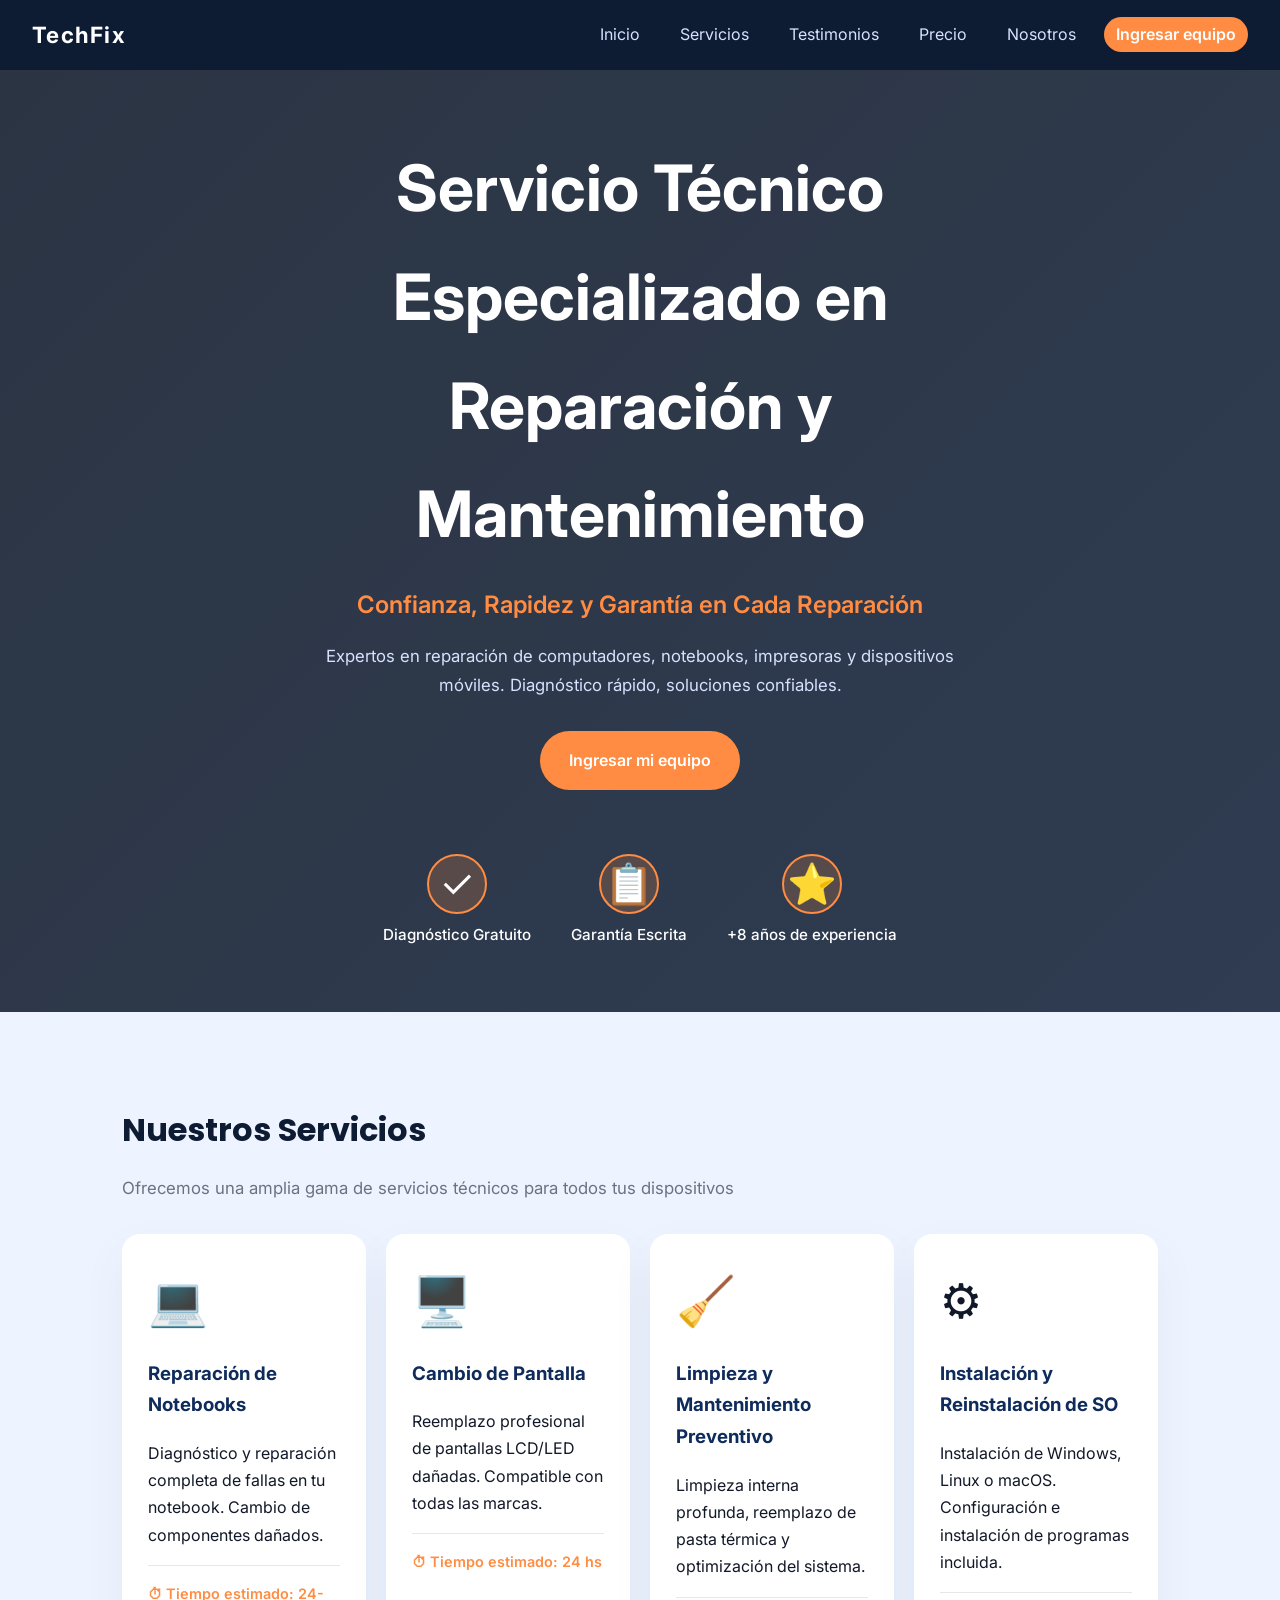
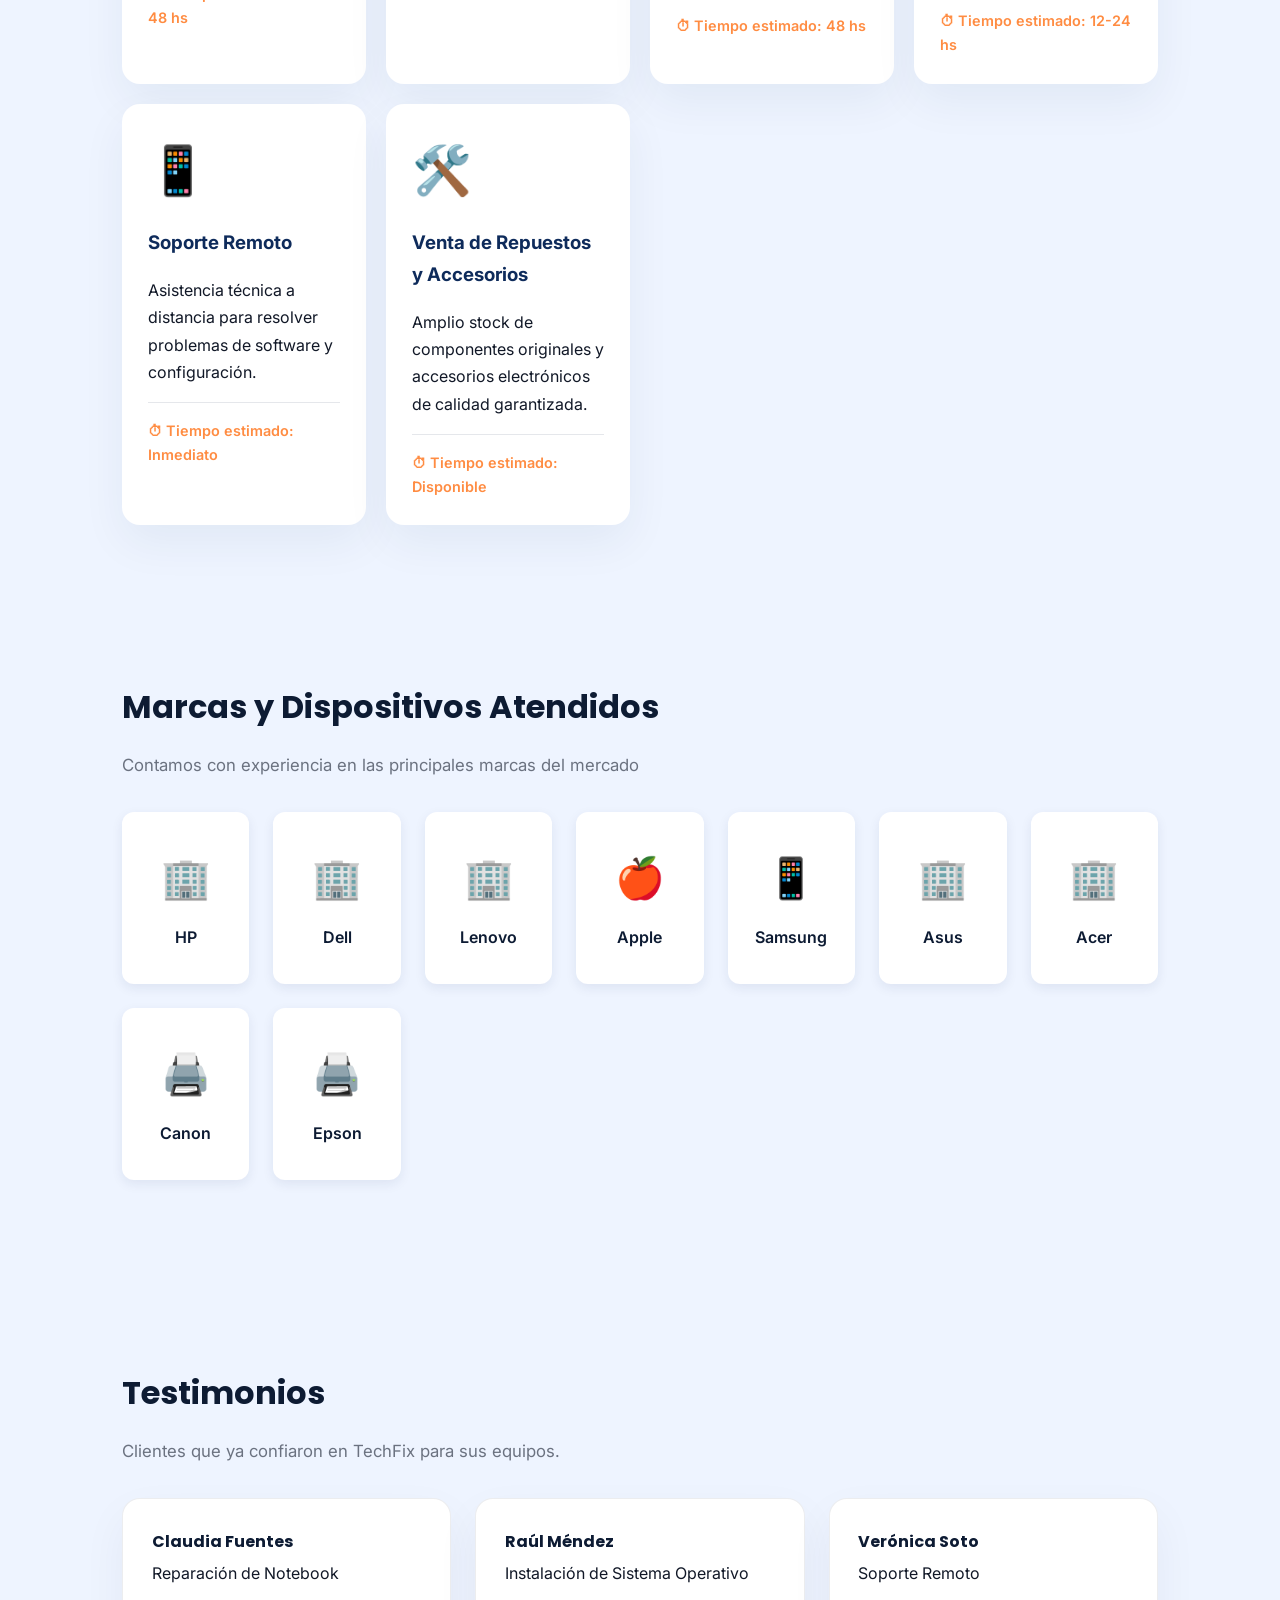
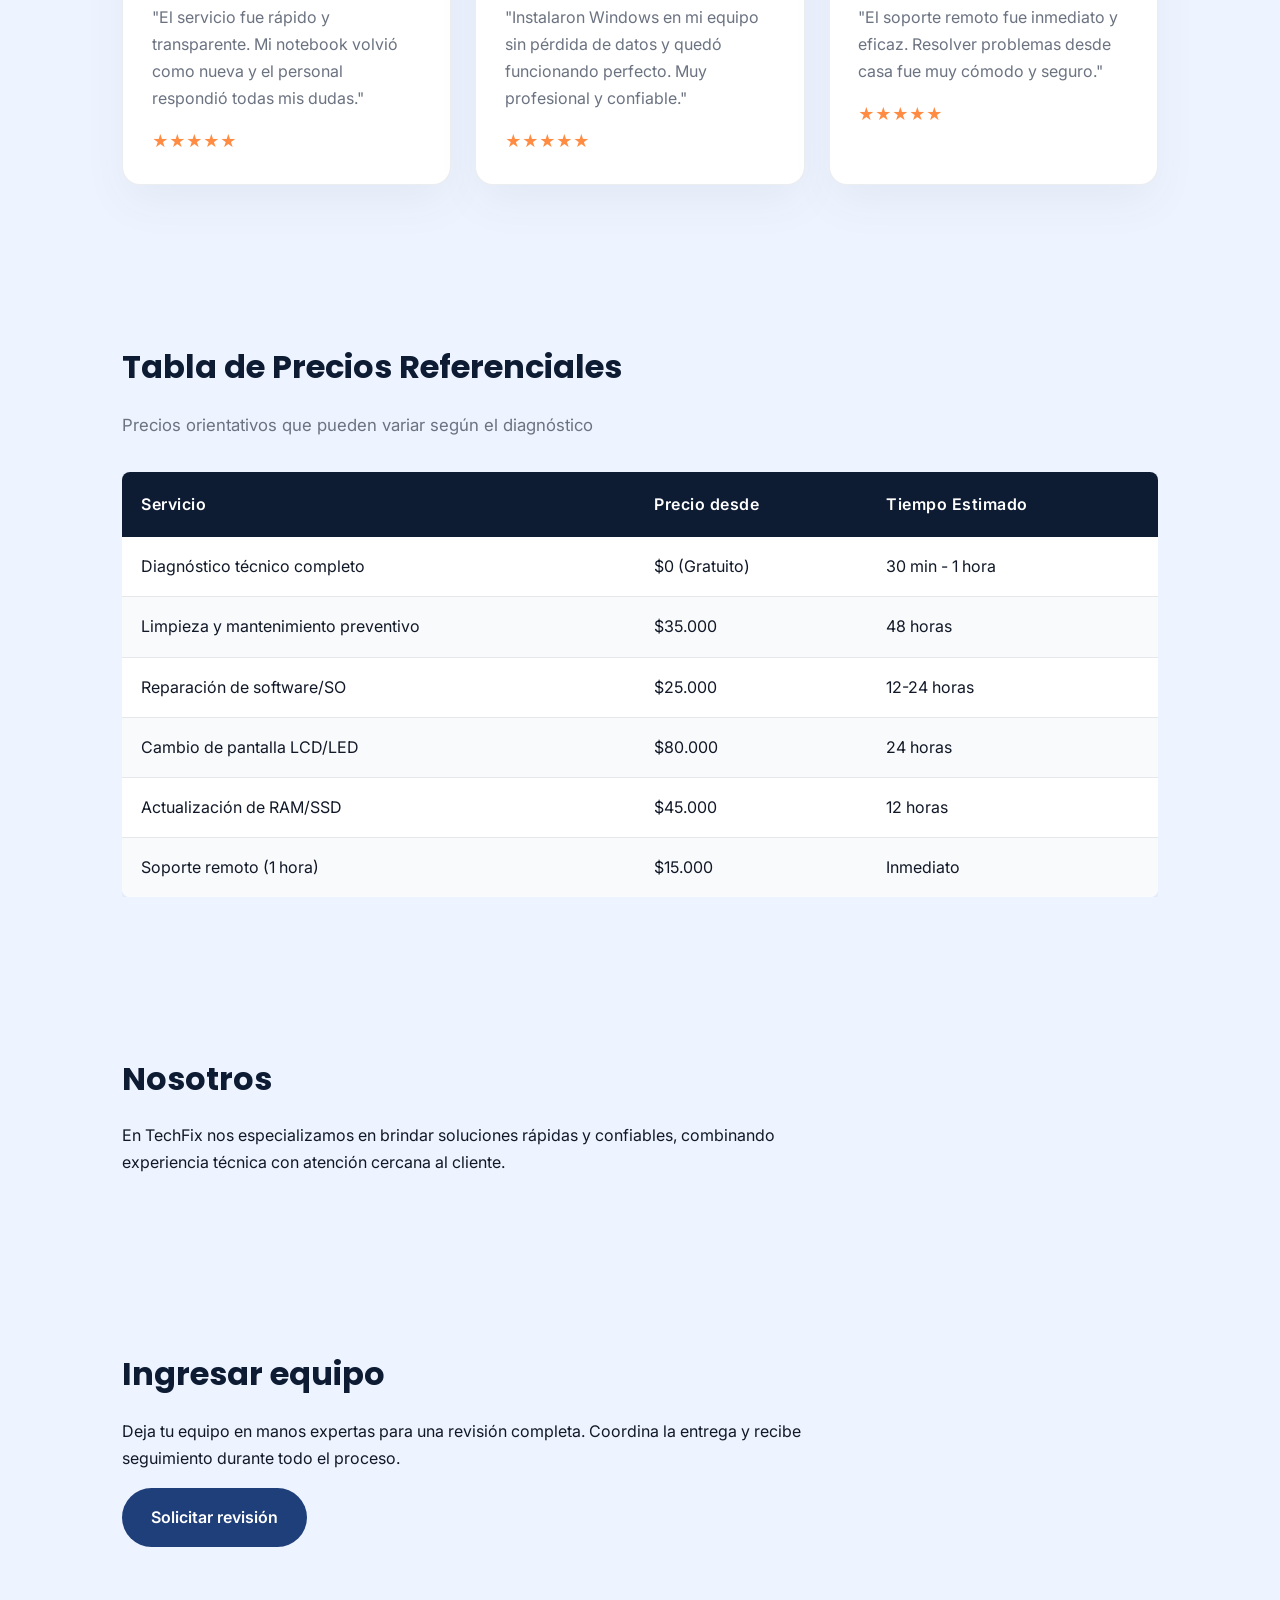
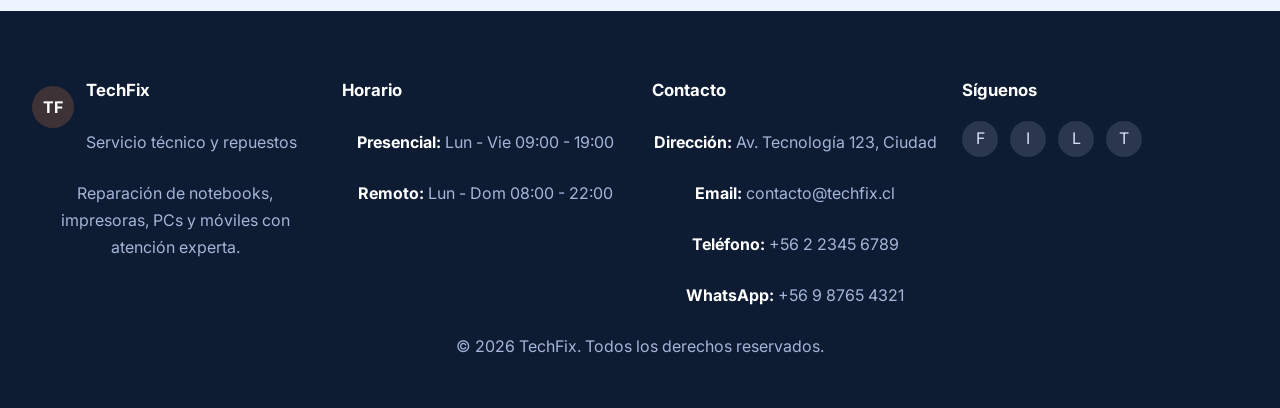
<file: index.html>
﻿<!DOCTYPE html>
<html lang="es">
<head>
  <meta charset="UTF-8">
  <meta name="viewport" content="width=device-width, initial-scale=1.0">
  <title>TechFix - Servicio técnico y repuestos</title>
  <link rel="stylesheet" href="style.css">
</head>
<body>
  <header class="site-header">
    <div class="logo">TechFix</div>
    <nav class="main-nav">
      <ul>
        <li><a href="#inicio">Inicio</a></li>
        <li><a href="#servicios">Servicios</a></li>
        <li><a href="#testimonios">Testimonios</a></li>
        <li><a href="#precio">Precio</a></li>
        <li><a href="#nosotros">Nosotros</a></li>
        <li><a href="#ingresar-equipo" class="cta">Ingresar equipo</a></li>
      </ul>
    </nav>
  </header>

  <main>
    <section id="inicio" class="hero">
      <div class="hero-overlay"></div>
      <div class="hero-content">
        <h1>Servicio Técnico Especializado en Reparación y Mantenimiento</h1>
        <p class="hero-slogan">Confianza, Rapidez y Garantía en Cada Reparación</p>
        <p class="hero-description">Expertos en reparación de computadores, notebooks, impresoras y dispositivos móviles. Diagnóstico rápido, soluciones confiables.</p>
        <a href="ingreso.html" class="button primary-btn">Ingresar mi equipo</a>
      </div>
      <div class="trust-indicators">
        <div class="indicator">
          <div class="indicator-icon">✓</div>
          <p>Diagnóstico Gratuito</p>
        </div>
        <div class="indicator">
          <div class="indicator-icon">📋</div>
          <p>Garantía Escrita</p>
        </div>
        <div class="indicator">
          <div class="indicator-icon">⭐</div>
          <p>+8 años de experiencia</p>
        </div>
      </div>
    </section>

    <section id="servicios" class="section servicios">
      <h2>Nuestros Servicios</h2>
      <p class="section-description">Ofrecemos una amplia gama de servicios técnicos para todos tus dispositivos</p>
      <div class="cards">
        <article class="card service-card">
          <div class="card-icon">💻</div>
          <h3>Reparación de Notebooks</h3>
          <p>Diagnóstico y reparación completa de fallas en tu notebook. Cambio de componentes dañados.</p>
          <span class="card-time">⏱ Tiempo estimado: 24-48 hs</span>
        </article>
        <article class="card service-card">
          <div class="card-icon">🖥️</div>
          <h3>Cambio de Pantalla</h3>
          <p>Reemplazo profesional de pantallas LCD/LED dañadas. Compatible con todas las marcas.</p>
          <span class="card-time">⏱ Tiempo estimado: 24 hs</span>
        </article>
        <article class="card service-card">
          <div class="card-icon">🧹</div>
          <h3>Limpieza y Mantenimiento Preventivo</h3>
          <p>Limpieza interna profunda, reemplazo de pasta térmica y optimización del sistema.</p>
          <span class="card-time">⏱ Tiempo estimado: 48 hs</span>
        </article>
        <article class="card service-card">
          <div class="card-icon">⚙️</div>
          <h3>Instalación y Reinstalación de SO</h3>
          <p>Instalación de Windows, Linux o macOS. Configuración e instalación de programas incluida.</p>
          <span class="card-time">⏱ Tiempo estimado: 12-24 hs</span>
        </article>
        <article class="card service-card">
          <div class="card-icon">📱</div>
          <h3>Soporte Remoto</h3>
          <p>Asistencia técnica a distancia para resolver problemas de software y configuración.</p>
          <span class="card-time">⏱ Tiempo estimado: Inmediato</span>
        </article>
        <article class="card service-card">
          <div class="card-icon">🛠️</div>
          <h3>Venta de Repuestos y Accesorios</h3>
          <p>Amplio stock de componentes originales y accesorios electrónicos de calidad garantizada.</p>
          <span class="card-time">⏱ Tiempo estimado: Disponible</span>
        </article>
      </div>
    </section>

    <section id="marcas" class="section marcas">
      <h2>Marcas y Dispositivos Atendidos</h2>
      <p class="section-description">Contamos con experiencia en las principales marcas del mercado</p>
      <div class="brands-grid">
        <div class="brand-item">
          <span class="brand-icon">🏢</span>
          <p>HP</p>
        </div>
        <div class="brand-item">
          <span class="brand-icon">🏢</span>
          <p>Dell</p>
        </div>
        <div class="brand-item">
          <span class="brand-icon">🏢</span>
          <p>Lenovo</p>
        </div>
        <div class="brand-item">
          <span class="brand-icon">🍎</span>
          <p>Apple</p>
        </div>
        <div class="brand-item">
          <span class="brand-icon">📱</span>
          <p>Samsung</p>
        </div>
        <div class="brand-item">
          <span class="brand-icon">🏢</span>
          <p>Asus</p>
        </div>
        <div class="brand-item">
          <span class="brand-icon">🏢</span>
          <p>Acer</p>
        </div>
        <div class="brand-item">
          <span class="brand-icon">🖨️</span>
          <p>Canon</p>
        </div>
        <div class="brand-item">
          <span class="brand-icon">🖨️</span>
          <p>Epson</p>
        </div>
      </div>
    </section>

    <section id="testimonios" class="section testimonios">
      <h2>Testimonios</h2>
      <p class="section-description">Clientes que ya confiaron en TechFix para sus equipos.</p>
      <div class="testimonial-grid">
        <article class="testimonial-card">
          <div class="testimonial-meta">
            <strong>Claudia Fuentes</strong>
            <span>Reparación de Notebook</span>
          </div>
          <p class="testimonial-comment">"El servicio fue rápido y transparente. Mi notebook volvió como nueva y el personal respondió todas mis dudas."</p>
          <div class="testimonial-rating">★★★★★</div>
        </article>
        <article class="testimonial-card">
          <div class="testimonial-meta">
            <strong>Raúl Méndez</strong>
            <span>Instalación de Sistema Operativo</span>
          </div>
          <p class="testimonial-comment">"Instalaron Windows en mi equipo sin pérdida de datos y quedó funcionando perfecto. Muy profesional y confiable."</p>
          <div class="testimonial-rating">★★★★★</div>
        </article>
        <article class="testimonial-card">
          <div class="testimonial-meta">
            <strong>Verónica Soto</strong>
            <span>Soporte Remoto</span>
          </div>
          <p class="testimonial-comment">"El soporte remoto fue inmediato y eficaz. Resolver problemas desde casa fue muy cómodo y seguro."</p>
          <div class="testimonial-rating">★★★★★</div>
        </article>
      </div>
    </section>

    <section id="precio" class="section precios">
      <h2>Tabla de Precios Referenciales</h2>
      <p class="section-description">Precios orientativos que pueden variar según el diagnóstico</p>
      <div class="table-wrapper">
        <table class="price-table">
          <thead>
            <tr>
              <th>Servicio</th>
              <th>Precio desde</th>
              <th>Tiempo Estimado</th>
            </tr>
          </thead>
          <tbody>
            <tr>
              <td>Diagnóstico técnico completo</td>
              <td>$0 (Gratuito)</td>
              <td>30 min - 1 hora</td>
            </tr>
            <tr>
              <td>Limpieza y mantenimiento preventivo</td>
              <td>$35.000</td>
              <td>48 horas</td>
            </tr>
            <tr>
              <td>Reparación de software/SO</td>
              <td>$25.000</td>
              <td>12-24 horas</td>
            </tr>
            <tr>
              <td>Cambio de pantalla LCD/LED</td>
              <td>$80.000</td>
              <td>24 horas</td>
            </tr>
            <tr>
              <td>Actualización de RAM/SSD</td>
              <td>$45.000</td>
              <td>12 horas</td>
            </tr>
            <tr>
              <td>Soporte remoto (1 hora)</td>
              <td>$15.000</td>
              <td>Inmediato</td>
            </tr>
          </tbody>
        </table>
      </div>
    </section>

    <section id="nosotros" class="section nosotros">
      <h2>Nosotros</h2>
      <p>En TechFix nos especializamos en brindar soluciones rápidas y confiables, combinando experiencia técnica con atención cercana al cliente.</p>
    </section>

    <section id="ingresar-equipo" class="section ingresar">
      <h2>Ingresar equipo</h2>
      <p>Deja tu equipo en manos expertas para una revisión completa. Coordina la entrega y recibe seguimiento durante todo el proceso.</p>
      <a href="ingreso.html" class="button secondary">Solicitar revisión</a>
    </section>
  </main>

  <footer class="site-footer">
    <div class="footer-grid">
      <div class="footer-col">
        <div class="footer-logo">
          <span>TF</span>
          <div>
            <h3>TechFix</h3>
            <p>Servicio técnico y repuestos</p>
          </div>
        </div>
        <p class="footer-item">Reparación de notebooks, impresoras, PCs y móviles con atención experta.</p>
      </div>

      <div class="footer-col">
        <h3>Horario</h3>
        <p class="footer-item"><strong>Presencial:</strong> Lun - Vie 09:00 - 19:00</p>
        <p class="footer-item"><strong>Remoto:</strong> Lun - Dom 08:00 - 22:00</p>
      </div>

      <div class="footer-col">
        <h3>Contacto</h3>
        <p class="footer-item"><strong>Dirección:</strong> Av. Tecnología 123, Ciudad</p>
        <p class="footer-item"><strong>Email:</strong> contacto@techfix.cl</p>
        <p class="footer-item"><strong>Teléfono:</strong> +56 2 2345 6789</p>
        <p class="footer-item"><strong>WhatsApp:</strong> +56 9 8765 4321</p>
      </div>

      <div class="footer-col">
        <h3>Síguenos</h3>
        <div class="social-links">
          <a href="#" aria-label="Facebook">F</a>
          <a href="#" aria-label="Instagram">I</a>
          <a href="#" aria-label="LinkedIn">L</a>
          <a href="#" aria-label="Twitter">T</a>
        </div>
      </div>
    </div>
    <p>&copy; 2026 TechFix. Todos los derechos reservados.</p>
  </footer>
</body>
</html>
</file>
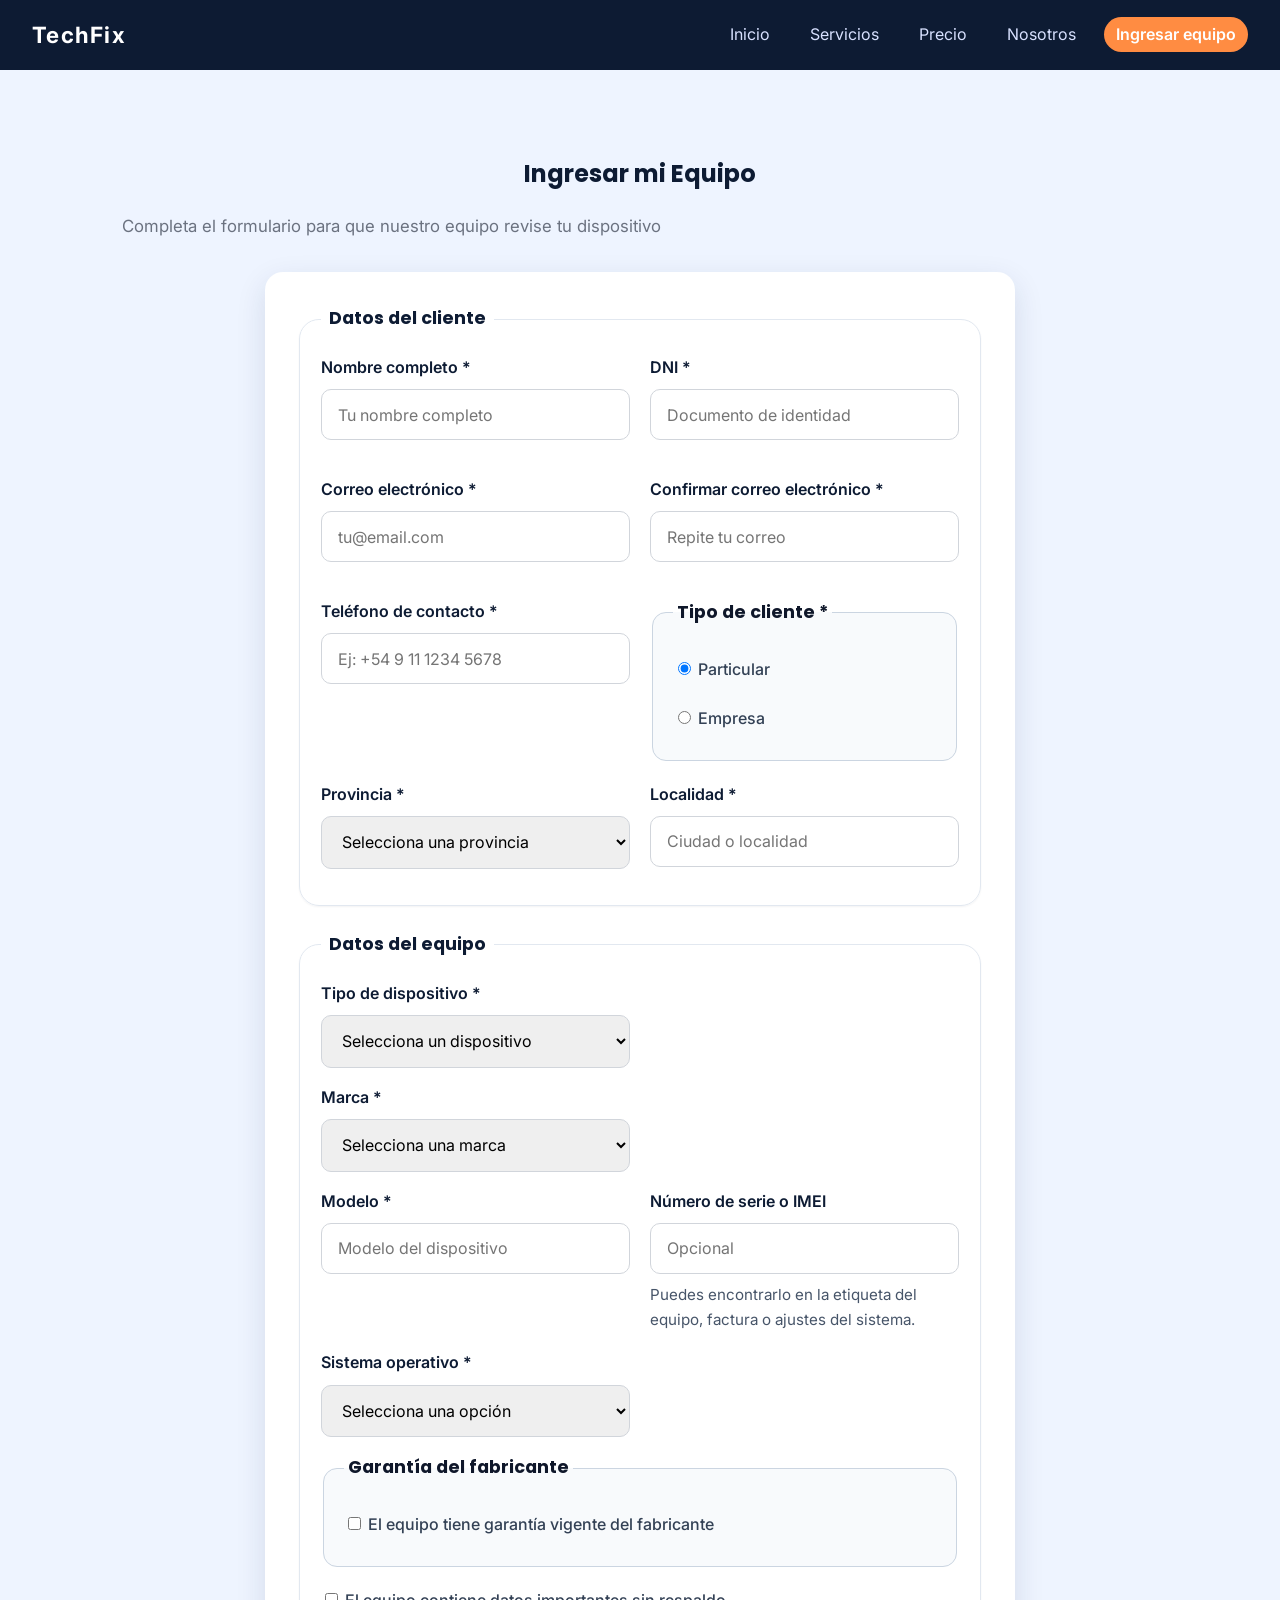
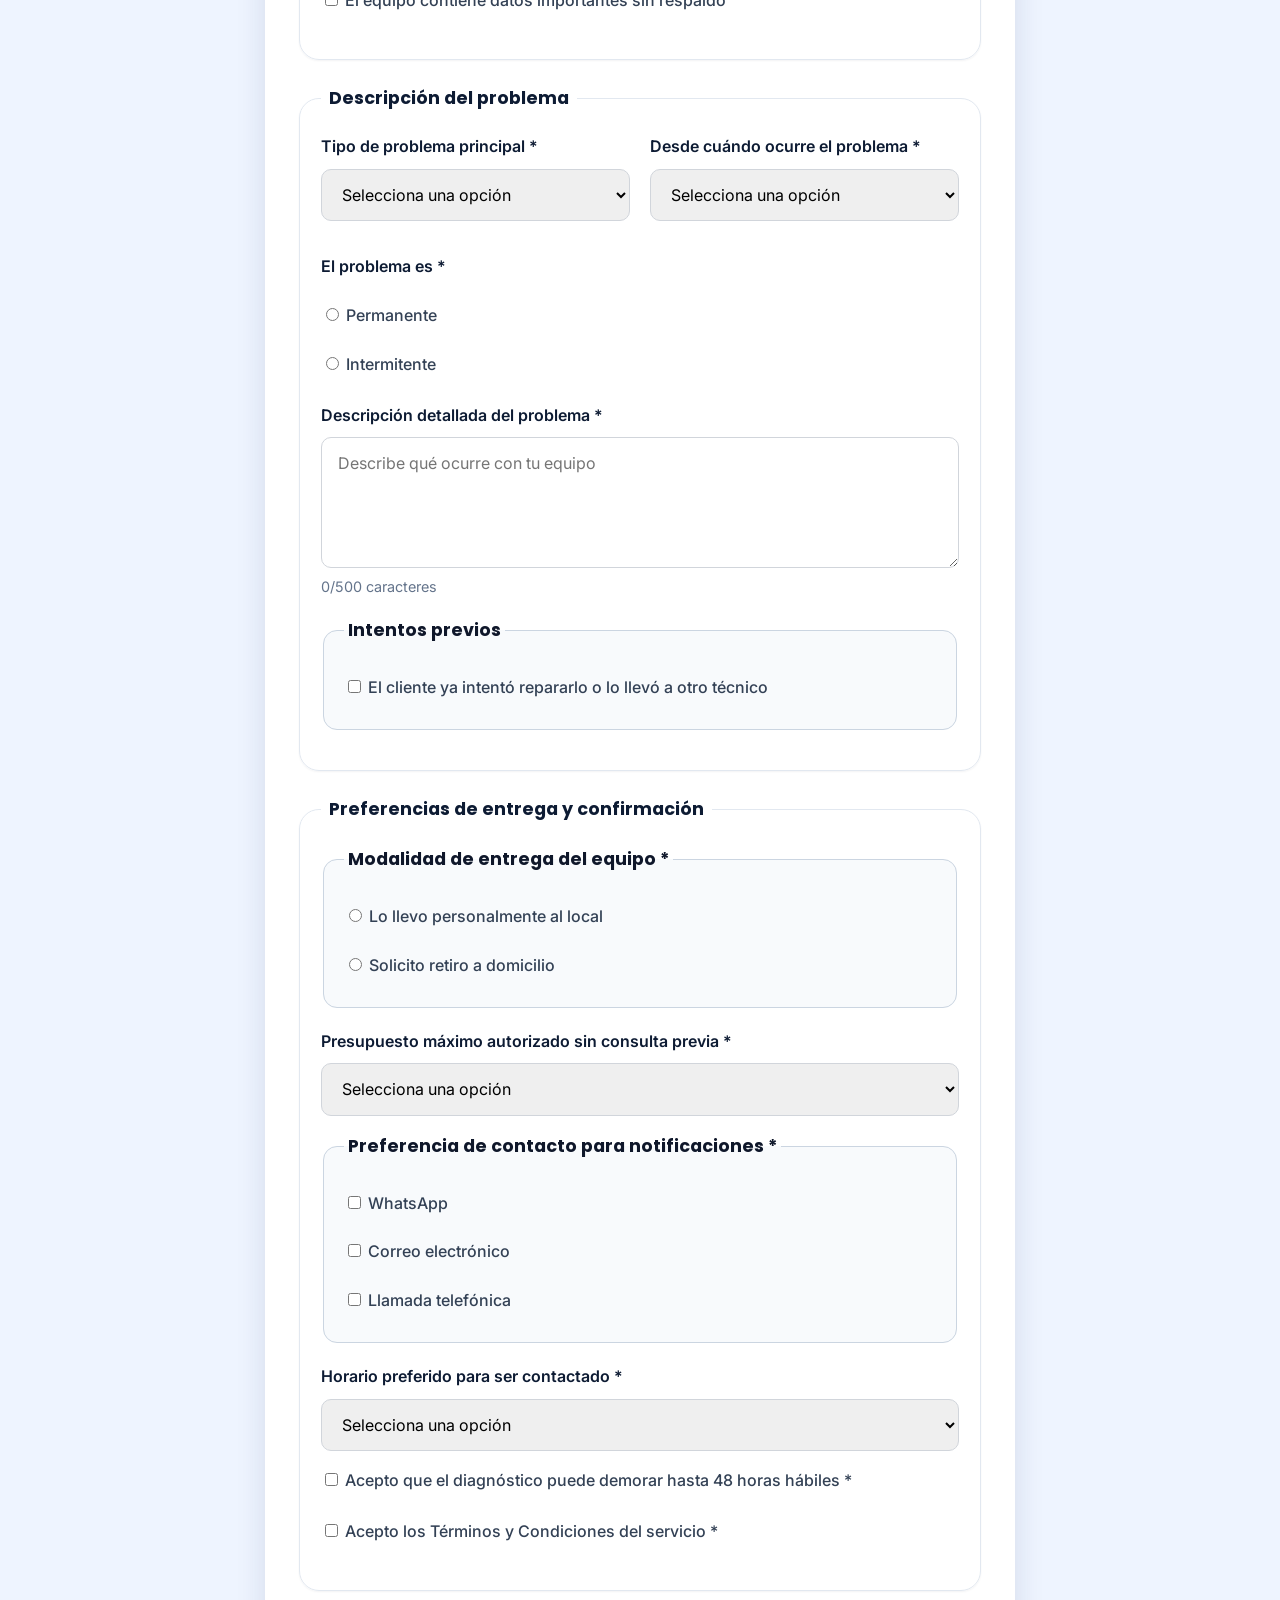
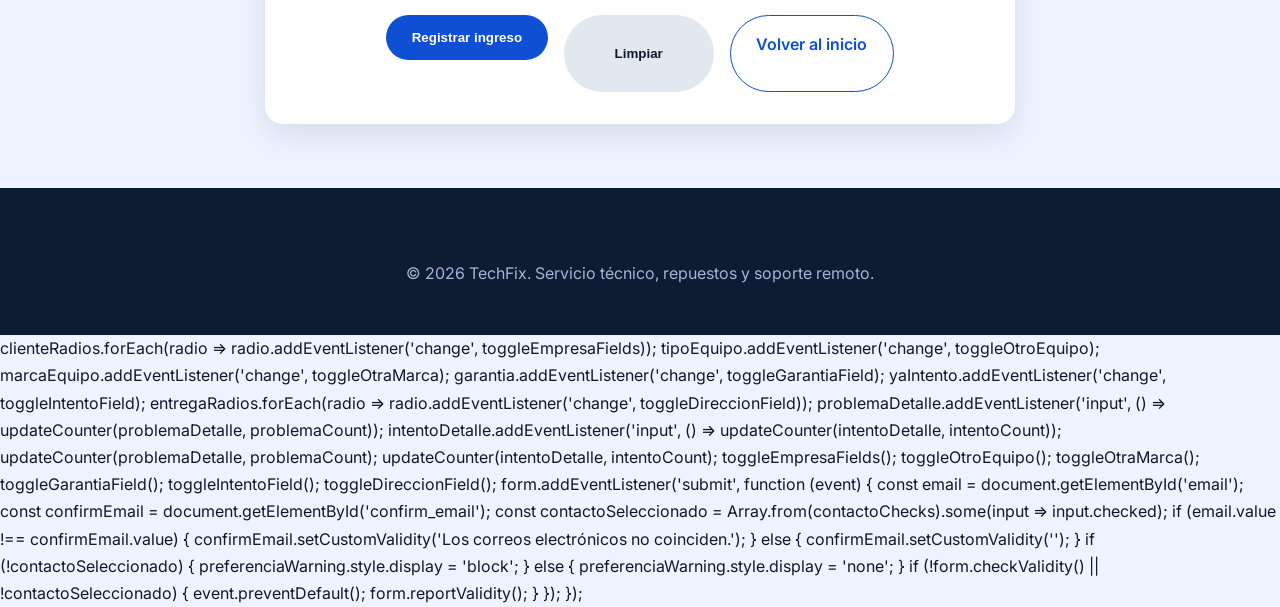
<file: ingreso.html>
<!DOCTYPE html>
<html lang="es">
<head>
  <meta charset="UTF-8">
  <meta name="viewport" content="width=device-width, initial-scale=1.0">
  <title>Ingresar Equipo - TechFix</title>
  <link rel="stylesheet" href="style.css">
</head>
<body>
  <header class="site-header">
    <div class="logo">TechFix</div>
    <nav class="main-nav">
      <ul>
        <li><a href="index.html#inicio">Inicio</a></li>
        <li><a href="index.html#servicios">Servicios</a></li>
        <li><a href="index.html#precio">Precio</a></li>
        <li><a href="index.html#nosotros">Nosotros</a></li>
        <li><a href="#ingresar-equipo" class="cta">Ingresar equipo</a></li>
      </ul>
    </nav>
  </header>

  <main>
    <section id="ingresar-equipo" class="section ingresar-page">
      <h1>Ingresar mi Equipo</h1>
      <p class="section-description">Completa el formulario para que nuestro equipo revise tu dispositivo</p>
      
      <form class="contact-form" id="ingresoForm" novalidate>
        <fieldset class="form-section">
          <legend>Datos del cliente</legend>

          <div class="form-grid">
            <div class="form-group">
              <label for="nombre">Nombre completo *</label>
              <input type="text" id="nombre" name="nombre" required placeholder="Tu nombre completo">
            </div>

            <div class="form-group">
              <label for="dni">DNI *</label>
              <input type="text" id="dni" name="dni" required placeholder="Documento de identidad">
            </div>

            <div class="form-group">
              <label for="email">Correo electrónico *</label>
              <input type="email" id="email" name="email" required placeholder="tu@email.com">
            </div>

            <div class="form-group">
              <label for="confirm_email">Confirmar correo electrónico *</label>
              <input type="email" id="confirm_email" name="confirm_email" required placeholder="Repite tu correo">
            </div>

            <div class="form-group">
              <label for="telefono">Teléfono de contacto *</label>
              <input type="tel" id="telefono" name="telefono" required placeholder="Ej: +54 9 11 1234 5678">
            </div>

            <fieldset class="form-group form-radio-group" aria-required="true">
            <legend>Tipo de cliente *</legend>
            <label><input type="radio" name="cliente_tipo" value="particular" checked> Particular</label>
            <label><input type="radio" name="cliente_tipo" value="empresa"> Empresa</label>
          </fieldset>
          </div>

          <div class="conditional-field hidden" id="empresaFields">
            <div class="form-grid">
              <div class="form-group">
                <label for="empresa_nombre">Nombre de la empresa *</label>
                <input type="text" id="empresa_nombre" name="empresa_nombre" placeholder="Nombre de la empresa">
              </div>
              <div class="form-group">
                <label for="empresa_cuit">CUIT *</label>
                <input type="text" id="empresa_cuit" name="empresa_cuit" placeholder="XX-XXXXXXXX-X">
              </div>
            </div>
          </div>

          <div class="form-grid">
            <div class="form-group">
              <label for="provincia">Provincia *</label>
              <select id="provincia" name="provincia" required>
                <option value="">Selecciona una provincia</option>
                <option>Buenos Aires</option>
                <option>Catamarca</option>
                <option>Chaco</option>
                <option>Chubut</option>
                <option>Córdoba</option>
                <option>Corrientes</option>
                <option>Entre Ríos</option>
                <option>Formosa</option>
                <option>Jujuy</option>
                <option>La Pampa</option>
                <option>Mendoza</option>
                <option>Neuquén</option>
              </select>
            </div>
            <div class="form-group">
              <label for="localidad">Localidad *</label>
              <input type="text" id="localidad" name="localidad" required placeholder="Ciudad o localidad">
            </div>
          </div>
        </fieldset>

        <fieldset class="form-section">
          <legend>Datos del equipo</legend>

          <div class="form-grid">
            <div class="form-group">
              <label for="tipo_equipo">Tipo de dispositivo *</label>
              <select id="tipo_equipo" name="tipo_equipo" required>
                <option value="">Selecciona un dispositivo</option>
                <option value="notebook">Notebook</option>
                <option value="pc">Computador de escritorio</option>
                <option value="impresora">Impresora</option>
                <option value="tablet">Tablet</option>
                <option value="movil">Teléfono móvil</option>
                <option value="otro">Otro</option>
              </select>
            </div>

            <div class="form-group conditional-field hidden" id="otroEquipoField">
              <label for="otro_equipo">Especificar otro dispositivo *</label>
              <input type="text" id="otro_equipo" name="otro_equipo" placeholder="Describe el dispositivo">
            </div>
          </div>

          <div class="form-grid">
            <div class="form-group">
              <label for="marca_equipo">Marca *</label>
              <select id="marca_equipo" name="marca_equipo" required>
                <option value="">Selecciona una marca</option>
                <option>HP</option>
                <option>Dell</option>
                <option>Lenovo</option>
                <option>Apple</option>
                <option>Samsung</option>
                <option>Asus</option>
                <option>Acer</option>
                <option>Canon</option>
                <option>Epson</option>
                <option>Otra</option>
              </select>
            </div>

            <div class="form-group conditional-field hidden" id="otraMarcaField">
              <label for="otra_marca">Especificar marca *</label>
              <input type="text" id="otra_marca" name="otra_marca" placeholder="Nombre de la marca">
            </div>
          </div>

          <div class="form-grid">
            <div class="form-group">
              <label for="modelo">Modelo *</label>
              <input type="text" id="modelo" name="modelo" required placeholder="Modelo del dispositivo">
            </div>
            <div class="form-group">
              <label for="serie">Número de serie o IMEI</label>
              <input type="text" id="serie" name="serie" placeholder="Opcional">
              <small class="help-text">Puedes encontrarlo en la etiqueta del equipo, factura o ajustes del sistema.</small>
            </div>
          </div>

          <div class="form-grid">
            <div class="form-group">
              <label for="so">Sistema operativo *</label>
              <select id="so" name="so" required>
                <option value="">Selecciona una opción</option>
                <option>Windows 10</option>
                <option>Windows 11</option>
                <option>macOS</option>
                <option>Linux</option>
                <option>Android</option>
                <option>iOS</option>
                <option>No aplica / No sabe</option>
              </select>
            </div>
          </div>

          <fieldset class="form-group form-checkbox-group">
            <legend>Garantía del fabricante</legend>
            <label><input type="checkbox" id="garantia" name="garantia"> El equipo tiene garantía vigente del fabricante</label>
          </fieldset>

          <div class="conditional-field hidden" id="garantiaField">
            <div class="form-group">
              <label for="garantia_detalle">Número de orden de compra o fecha de compra *</label>
              <input type="text" id="garantia_detalle" name="garantia_detalle" placeholder="Ej: Orden 12345 o 15/03/2024">
            </div>
          </div>

          <div class="form-group form-checkbox-group">
            <label><input type="checkbox" id="datos_importantes" name="datos_importantes"> El equipo contiene datos importantes sin respaldo</label>
            <p class="help-text warning">TechFix no se responsabiliza por pérdida de datos. Es recomendable hacer respaldo antes de entregar el equipo.</p>
          </div>
        </fieldset>

        <fieldset class="form-section">
          <legend>Descripción del problema</legend>

          <div class="form-grid">
            <div class="form-group">
              <label for="problema_tipo">Tipo de problema principal *</label>
              <select id="problema_tipo" name="problema_tipo" required>
                <option value="">Selecciona una opción</option>
                <option>No enciende</option>
                <option>Pantalla dañada</option>
                <option>Lentitud o rendimiento</option>
                <option>Virus o malware</option>
                <option>Problema de red o conectividad</option>
                <option>Daño por líquido</option>
                <option>Sonido</option>
                <option>Otro</option>
              </select>
            </div>
            <div class="form-group">
              <label for="problema_tiempo">Desde cuándo ocurre el problema *</label>
              <select id="problema_tiempo" name="problema_tiempo" required>
                <option value="">Selecciona una opción</option>
                <option>Hoy</option>
                <option>Hace algunos días</option>
                <option>Hace semanas</option>
                <option>Hace meses</option>
              </select>
            </div>
          </div>

          <div class="form-group form-radio-group">
            <p>El problema es *</p>
            <label><input type="radio" name="problema_frecuencia" value="permanente" required> Permanente</label>
            <label><input type="radio" name="problema_frecuencia" value="intermitente" required> Intermitente</label>
          </div>

          <div class="form-group">
            <label for="problema_detalle">Descripción detallada del problema *</label>
            <textarea id="problema_detalle" name="problema_detalle" rows="5" minlength="20" maxlength="500" required placeholder="Describe qué ocurre con tu equipo"></textarea>
            <div class="counter"><span id="problema_count">0</span>/500 caracteres</div>
          </div>

          <fieldset class="form-group form-checkbox-group">
            <legend>Intentos previos</legend>
            <label><input type="checkbox" id="ya_intento" name="ya_intento"> El cliente ya intentó repararlo o lo llevó a otro técnico</label>
          </fieldset>

          <div class="conditional-field hidden" id="intentoField">
            <div class="form-group">
              <label for="intento_detalle">Describe qué se hizo anteriormente</label>
              <textarea id="intento_detalle" name="intento_detalle" rows="4" maxlength="300" placeholder="Describe los intentos de reparación anteriores"></textarea>
              <div class="counter"><span id="intento_count">0</span>/300 caracteres</div>
            </div>
          </div>
        </fieldset>

        <fieldset class="form-section">
          <legend>Preferencias de entrega y confirmación</legend>

          <fieldset class="form-group form-radio-group" aria-required="true">
            <legend>Modalidad de entrega del equipo *</legend>
            <label><input type="radio" name="entrega_modalidad" value="local" required> Lo llevo personalmente al local</label>
            <label><input type="radio" name="entrega_modalidad" value="domicilio" required> Solicito retiro a domicilio</label>
          </fieldset>

          <div class="conditional-field hidden" id="direccionField">
            <div class="form-group">
              <label for="direccion">Dirección completa *</label>
              <input type="text" id="direccion" name="direccion" placeholder="Calle, número, piso, departamento">
            </div>
          </div>

          <div class="form-group">
            <label for="presupuesto">Presupuesto máximo autorizado sin consulta previa *</label>
            <select id="presupuesto" name="presupuesto" required>
              <option value="">Selecciona una opción</option>
              <option>Hasta $5.000</option>
              <option>Hasta $15.000</option>
              <option>Hasta $30.000</option>
              <option>Sin límite</option>
              <option>Necesito consultar antes de aprobar cualquier gasto</option>
            </select>
          </div>

          <fieldset class="form-group form-checkbox-group contact-preference-group" aria-required="true">
            <legend>Preferencia de contacto para notificaciones *</legend>
            <label><input type="checkbox" name="preferencia_contacto" value="whatsapp"> WhatsApp</label>
            <label><input type="checkbox" name="preferencia_contacto" value="correo"> Correo electrónico</label>
            <label><input type="checkbox" name="preferencia_contacto" value="llamada"> Llamada telefónica</label>
            <p class="help-text warning" id="preferenciaWarning">Selecciona al menos una forma de contacto.</p>
          </fieldset>

          <div class="form-group">
            <label for="horario_contacto">Horario preferido para ser contactado *</label>
            <select id="horario_contacto" name="horario_contacto" required>
              <option value="">Selecciona una opción</option>
              <option>mañana 9 a 12</option>
              <option>tarde 12 a 17</option>
              <option>tarde-noche 17 a 20</option>
              <option>indistinto</option>
            </select>
          </div>

          <div class="form-group form-checkbox-group">
            <label><input type="checkbox" id="acepta_diagnostico" name="acepta_diagnostico" required> Acepto que el diagnóstico puede demorar hasta 48 horas hábiles *</label>
          </div>

          <div class="form-group form-checkbox-group">
            <label><input type="checkbox" id="acepta_terminos" name="acepta_terminos" required> Acepto los <a href="#" target="_blank">Términos y Condiciones</a> del servicio *</label>
          </div>
        </fieldset>

        <div class="form-actions">
          <button type="submit" class="button primary-btn">Registrar ingreso</button>
          <button type="reset" class="button secondary-btn">Limpiar</button>
          <a href="index.html" class="button link-btn">Volver al inicio</a>
        </div>
      </form>

      <div id="confirmationScreen" class="confirmation-screen hidden" role="status" aria-live="polite">
        <h2>Ingreso registrado</h2>
        <p>Tu solicitud se recibió correctamente. Conserva este número de orden para seguimiento.</p>
        <div class="confirmation-number" id="orderNumber">ORD-000000</div>
        <div class="form-actions">
          <button type="button" id="newEntryButton" class="button primary-btn">Registrar otro ingreso</button>
          <a href="index.html" class="button secondary-btn">Volver al inicio</a>
        </div>
      </div>
    </section>
  </main>

  <footer class="site-footer">
    <p>&copy; 2026 TechFix. Servicio técnico, repuestos y soporte remoto.</p>
  </footer>

  <style>
    .ingresar-page h1 {
      text-align: center;
      color: #0d1b33;
      margin-bottom: 1rem;
      font-family: 'Poppins', sans-serif;
    }

    .contact-form {
      max-width: 750px;
      margin: 0 auto;
      background: #ffffff;
      padding: 2rem;
      border-radius: 18px;
      box-shadow: 0 10px 30px rgba(22, 43, 86, 0.12);
    }

    .contact-form fieldset {
      border: 1px solid #e5e7eb;
      border-radius: 14px;
      padding: 1.5rem 1.5rem 2rem;
      margin-bottom: 1.75rem;
    }

    .contact-form legend {
      font-family: 'Poppins', sans-serif;
      font-size: 1.1rem;
      font-weight: 700;
      color: #0d1b33;
      padding: 0 0.5rem;
    }

    .form-grid {
      display: grid;
      grid-template-columns: repeat(2, minmax(220px, 1fr));
      gap: 1.25rem;
    }

    .form-group {
      display: flex;
      flex-direction: column;
      margin-bottom: 1rem;
    }

    .form-group label,
    .form-group p {
      margin-bottom: 0.5rem;
      font-weight: 600;
      color: #0d1b33;
    }

    .form-group input,
    .form-group select,
    .form-group textarea {
      padding: 0.9rem 1rem;
      border: 1px solid #d1d5db;
      border-radius: 10px;
      font-family: inherit;
      font-size: 1rem;
      transition: border-color 0.25s ease, box-shadow 0.25s ease;
    }

    .form-group input:focus,
    .form-group select:focus,
    .form-group textarea:focus {
      outline: none;
      border-color: #ff8c42;
      box-shadow: 0 0 0 3px rgba(255, 140, 66, 0.12);
    }

    .form-group textarea {
      resize: vertical;
      min-height: 120px;
    }

    fieldset.form-group {
      border: 1px solid #cbd5e1;
      border-radius: 14px;
      padding: 1rem 1.25rem 1.25rem;
      margin-bottom: 1.25rem;
      background: #f8fafc;
    }

    fieldset.form-group legend {
      font-weight: 700;
      color: #0f172a;
      margin-bottom: 0.75rem;
      padding: 0 0.25rem;
    }

    .contact-form .form-section {
      border: 1px solid #e2e8f0;
      border-radius: 20px;
      padding: 1.25rem 1.3rem;
      margin-bottom: 1.5rem;
      background-color: #ffffff;
      box-shadow: 0 1px 2px rgba(15, 23, 42, 0.05);
    }

    .contact-form .section-heading {
      font-size: 1.05rem;
      font-weight: 700;
      margin-bottom: 1rem;
      color: #102a43;
    }

    .form-radio-group,
    .form-checkbox-group {
      display: grid;
      gap: 0.85rem;
      margin-bottom: 1rem;
    }

    .form-radio-group label,
    .form-checkbox-group label {
      font-weight: 500;
      color: #334155;
    }

    .conditional-field.hidden {
      display: none;
    }

    .help-text {
      margin-top: 0.5rem;
      color: #475569;
      font-size: 0.95rem;
    }

    .field-error-message {
      margin-top: 0.35rem;
      color: #b91c1c;
      font-size: 0.92rem;
    }

    .campo-error input,
    .campo-error select,
    .campo-error textarea {
      border-color: #ef4444;
      box-shadow: 0 0 0 3px rgba(239, 68, 68, 0.12);
    }

    .campo-ok input,
    .campo-ok select,
    .campo-ok textarea {
      border-color: #22c55e;
      box-shadow: 0 0 0 3px rgba(34, 197, 94, 0.12);
    }

    .campo-error legend,
    .campo-error label {
      color: #b91c1c;
    }

    .confirmation-screen {
      border: 1px solid #cbd5e1;
      background: #f8fafc;
      border-radius: 18px;
      padding: 1.75rem 1.5rem;
      margin-top: 1.5rem;
      text-align: center;
      box-shadow: 0 8px 24px rgba(15, 23, 42, 0.08);
    }

    .confirmation-screen.hidden {
      display: none;
    }

    .confirmation-screen h2 {
      margin: 0 0 0.75rem;
      color: #0f172a;
    }

    .confirmation-screen p {
      margin: 0 auto 1rem;
      max-width: 520px;
      color: #334155;
    }

    .confirmation-number {
      display: inline-flex;
      align-items: center;
      justify-content: center;
      margin: 0 auto 1.25rem;
      padding: 1rem 1.3rem;
      background: #0f4fd4;
      color: #ffffff;
      border-radius: 999px;
      font-weight: 700;
      letter-spacing: 0.05em;
    }

    .help-text.warning {
      color: #b45309;
      display: none;
    }

    #preferenciaWarning {
      display: none;
    }

    .counter {
      margin-top: 0.45rem;
      font-size: 0.9rem;
      color: #64748b;
    }

    .form-actions {
      display: flex;
      flex-wrap: wrap;
      gap: 1rem;
      justify-content: center;
      margin-top: 1.5rem;
    }

    .button.primary-btn,
    .button.secondary-btn,
    .button.link-btn {
      padding: 0.95rem 1.6rem;
      border-radius: 999px;
      font-weight: 600;
      border: none;
      cursor: pointer;
      text-align: center;
      min-width: 150px;
    }

    .button.primary-btn {
      background: #0f4fd4;
      color: #ffffff;
    }

    .button.primary-btn:hover {
      background: #0b3fb8;
    }

    .button.secondary-btn {
      background: #e2e8f0;
      color: #0f172a;
    }

    .button.secondary-btn:hover {
      background: #cbd5e1;
    }

    .button.link-btn {
      background: transparent;
      color: #0f4fd4;
      border: 1px solid #0f4fd4;
    }

    .button.link-btn:hover {
      background: rgba(15, 79, 212, 0.08);
    }

    @media (max-width: 860px) {
      .form-grid {
        grid-template-columns: 1fr;
      }
    }

    @media (max-width: 620px) {
      .contact-form {
        padding: 1.5rem;
      }

      .form-actions {
        flex-direction: column;
      }
    }
  </style>

  <script src="validaciones.js" defer></script>

      clienteRadios.forEach(radio => radio.addEventListener('change', toggleEmpresaFields));
      tipoEquipo.addEventListener('change', toggleOtroEquipo);
      marcaEquipo.addEventListener('change', toggleOtraMarca);
      garantia.addEventListener('change', toggleGarantiaField);
      yaIntento.addEventListener('change', toggleIntentoField);
      entregaRadios.forEach(radio => radio.addEventListener('change', toggleDireccionField));
      problemaDetalle.addEventListener('input', () => updateCounter(problemaDetalle, problemaCount));
      intentoDetalle.addEventListener('input', () => updateCounter(intentoDetalle, intentoCount));

      updateCounter(problemaDetalle, problemaCount);
      updateCounter(intentoDetalle, intentoCount);
      toggleEmpresaFields();
      toggleOtroEquipo();
      toggleOtraMarca();
      toggleGarantiaField();
      toggleIntentoField();
      toggleDireccionField();

      form.addEventListener('submit', function (event) {
        const email = document.getElementById('email');
        const confirmEmail = document.getElementById('confirm_email');
        const contactoSeleccionado = Array.from(contactoChecks).some(input => input.checked);

        if (email.value !== confirmEmail.value) {
          confirmEmail.setCustomValidity('Los correos electrónicos no coinciden.');
        } else {
          confirmEmail.setCustomValidity('');
        }

        if (!contactoSeleccionado) {
          preferenciaWarning.style.display = 'block';
        } else {
          preferenciaWarning.style.display = 'none';
        }

        if (!form.checkValidity() || !contactoSeleccionado) {
          event.preventDefault();
          form.reportValidity();
        }
      });
    });
  </script>
</body>
</html>
</file>
<file: style.css>
﻿@import url('https://fonts.googleapis.com/css2?family=Inter:wght@400;500;600;700&family=Poppins:wght@500;600;700&display=swap');

:root {
  --color-primary: #0d1b33;
  --color-secondary: #0f4fd4;
  --color-accent: #ff8c42;
  --color-surface: #ffffff;
  --color-surface-alt: #f8fbff;
  --color-text: #111827;
  --color-text-muted: #6b7280;
  --color-border: #d1d5db;
  --color-bg: #eef4ff;
  --font-heading: 'Poppins', sans-serif;
  --font-body: 'Inter', system-ui, -apple-system, BlinkMacSystemFont, 'Segoe UI', sans-serif;
}

* {
  box-sizing: border-box;
}

body {
  margin: 0;
  font-family: var(--font-body);
  background: var(--color-bg);
  color: var(--color-text);
  line-height: 1.7;
}

a {
  color: inherit;
  text-decoration: none;
}

.site-header {
  display: flex;
  justify-content: space-between;
  align-items: center;
  padding: 1rem 2rem;
  background: var(--color-primary);
  color: #ffffff;
  position: sticky;
  top: 0;
  z-index: 1000;
}

.logo {
  font-size: 1.4rem;
  font-weight: 700;
  letter-spacing: 0.08rem;
}

.main-nav ul {
  display: flex;
  flex-wrap: wrap;
  gap: 1rem;
  margin: 0;
  padding: 0;
  list-style: none;
}

.main-nav a {
  color: #d8e1ff;
  padding: 0.45rem 0.75rem;
  border-radius: 999px;
  transition: background 0.2s ease, color 0.2s ease;
}

.main-nav a:hover,
.main-nav a:focus {
  background: rgba(221, 229, 255, 0.13);
  color: #ffffff;
}

.main-nav .cta {
  background: var(--color-accent);
  color: #ffffff;
  font-weight: 600;
}

.hero {
  position: relative;
  min-height: 72vh;
  display: flex;
  flex-direction: column;
  align-items: center;
  justify-content: center;
  padding: 4rem 2rem;
  text-align: center;
  background-image: linear-gradient(135deg, rgba(13, 27, 51, 0.78), rgba(19, 41, 77, 0.78)), url('https://images.unsplash.com/photo-1518770660439-4636190af475?auto=format&fit=crop&w=1400&q=80');
  background-size: cover;
  background-position: center;
  color: #ffffff;
  overflow: hidden;
}

.hero-overlay {
  position: absolute;
  top: 0;
  left: 0;
  right: 0;
  bottom: 0;
  background: rgba(0, 0, 0, 0.3);
  z-index: 1;
}

.hero-content {
  max-width: 720px;
  z-index: 2;
  position: relative;
}

.hero h1 {
  font-size: clamp(2.5rem, 5vw, 4rem);
  margin: 0 0 1rem;
  font-weight: 700;
}

.hero-slogan {
  font-size: 1.5rem;
  font-weight: 600;
  margin: 0 0 1rem;
  color: #ff8c42;
}

.hero-description {
  margin: 0 auto 2rem;
  max-width: 640px;
  color: #d8e1ff;
  font-size: 1.05rem;
}

.primary-btn {
  display: inline-block;
  background: #ff8c42;
  color: #ffffff;
  padding: 1rem 2rem;
  border-radius: 999px;
  font-weight: 600;
  transition: all 0.3s ease;
  margin-bottom: 2rem;
}

.primary-btn:hover {
  background: #ff9e5a;
  transform: translateY(-2px);
  box-shadow: 0 8px 16px rgba(255, 140, 66, 0.3);
}

.trust-indicators {
  display: flex;
  justify-content: center;
  gap: 2.5rem;
  flex-wrap: wrap;
  z-index: 2;
  position: relative;
  margin-top: 2rem;
}

.indicator {
  display: flex;
  flex-direction: column;
  align-items: center;
  gap: 0.5rem;
}

.indicator-icon {
  font-size: 2.5rem;
  background: rgba(255, 140, 66, 0.2);
  width: 60px;
  height: 60px;
  display: flex;
  align-items: center;
  justify-content: center;
  border-radius: 50%;
  border: 2px solid #ff8c42;
}

.indicator p {
  margin: 0;
  font-weight: 500;
  color: #ffffff;
  font-size: 0.95rem;
}

.button {
  display: inline-block;
  background: #ff8c42;
  color: #ffffff;
  padding: 1rem 1.8rem;
  border-radius: 999px;
  font-weight: 600;
  transition: background 0.25s ease;
}

.button:hover {
  background: #ff9e5a;
}

.section {
  padding: 4rem 2rem;
  max-width: 1100px;
  margin: 0 auto;
}

.section h2 {
  margin-bottom: 1rem;
  font-size: 2rem;
  color: var(--color-primary);
  font-family: var(--font-heading);
}

.section-description {
  color: var(--color-text-muted);
  margin-bottom: 2rem;
  font-size: 1.05rem;
}

.service-card {
  transition: transform 0.3s ease, box-shadow 0.3s ease;
}

.service-card:hover {
  transform: translateY(-8px);
  box-shadow: 0 25px 50px rgba(22, 43, 86, 0.1);
}

.card-icon {
  font-size: 3rem;
  margin-bottom: 1rem;
}

.card-time {
  display: block;
  margin-top: 1rem;
  padding-top: 1rem;
  border-top: 1px solid #e5e7eb;
  font-weight: 600;
  color: #ff8c42;
  font-size: 0.9rem;
}

.cards {
  display: grid;
  grid-template-columns: repeat(auto-fit, minmax(220px, 1fr));
  gap: 1.25rem;
}

.card {
  background: var(--color-surface);
  border-radius: 18px;
  padding: 1.6rem;
  box-shadow: 0 18px 45px rgba(22, 43, 86, 0.06);
  transition: transform 0.3s ease, box-shadow 0.3s ease;
}

.card:hover {
  transform: translateY(-6px);
  box-shadow: 0 28px 55px rgba(22, 43, 86, 0.14);
}

.card h3 {
  margin-top: 0;
  color: #0e2b5b;
}

.precios p,
.nosotros p,
.ingresar p {
  max-width: 720px;
}

.brands-grid {
  display: grid;
  grid-template-columns: repeat(auto-fit, minmax(120px, 1fr));
  gap: 1.5rem;
  margin-bottom: 2rem;
}

.brand-item {
  display: flex;
  flex-direction: column;
  align-items: center;
  justify-content: center;
  background: #ffffff;
  padding: 2rem 1rem;
  border-radius: 12px;
  box-shadow: 0 4px 12px rgba(22, 43, 86, 0.08);
  transition: all 0.3s ease;
  cursor: pointer;
}

.brand-item:hover {
  box-shadow: 0 8px 24px rgba(22, 43, 86, 0.15);
  transform: translateY(-4px);
  background: linear-gradient(135deg, #f3f6fb 0%, #e8f0fb 100%);
}

.testimonial-grid {
  display: grid;
  grid-template-columns: repeat(auto-fit, minmax(260px, 1fr));
  gap: 1.5rem;
}

.testimonial-card {
  background: var(--color-surface);
  padding: 1.8rem;
  border-radius: 18px;
  border: 1px solid rgba(13, 27, 51, 0.08);
  box-shadow: 0 18px 45px rgba(22, 43, 86, 0.05);
  transition: transform 0.3s ease, box-shadow 0.3s ease;
}

.testimonial-card:hover {
  transform: translateY(-5px);
  box-shadow: 0 25px 55px rgba(22, 43, 86, 0.12);
}

.testimonial-meta {
  display: flex;
  flex-direction: column;
  gap: 0.35rem;
  margin-bottom: 1rem;
}

.testimonial-meta strong {
  display: block;
  font-family: var(--font-heading);
  color: var(--color-primary);
}

.testimonial-comment {
  color: var(--color-text-muted);
  margin-bottom: 1rem;
}

.testimonial-rating {
  display: flex;
  gap: 0.25rem;
  color: var(--color-accent);
}

.footer-grid {
  display: grid;
  grid-template-columns: repeat(4, minmax(180px, 1fr));
  gap: 1.5rem;
  align-items: flex-start;
}

.footer-col {
  color: #ffffff;
}

.footer-logo {
  display: flex;
  align-items: center;
  gap: 0.75rem;
  margin-bottom: 1rem;
}

.footer-logo span {
  display: inline-flex;
  align-items: center;
  justify-content: center;
  width: 42px;
  height: 42px;
  border-radius: 50%;
  background: rgba(255, 140, 66, 0.2);
  color: #ffffff;
  font-weight: 700;
}

.footer-col h3 {
  margin-bottom: 1rem;
  font-size: 1.05rem;
}

.footer-item,
.footer-link,
.social-links a {
  display: block;
  color: #d8e1ff;
  margin-bottom: 0.65rem;
  text-decoration: none;
}

.footer-item strong {
  color: #ffffff;
}

.social-links {
  display: flex;
  gap: 0.75rem;
  flex-wrap: wrap;
}

.social-links a {
  width: 36px;
  height: 36px;
  display: inline-flex;
  align-items: center;
  justify-content: center;
  border-radius: 50%;
  background: rgba(255, 255, 255, 0.12);
}

.site-footer {
  padding: 3rem 2rem;
  background: var(--color-primary);
  color: #d8e1ff;
}

.site-footer p {
  margin: 1.5rem 0 0;
  color: #a4b5d7;
  text-align: center;
}

.section {
  padding: 4rem 2rem;
  max-width: 1100px;
  margin: 0 auto;
}

.brand-icon {
  font-size: 2.5rem;
  margin-bottom: 0.8rem;
}

.brand-item p {
  margin: 0;
  font-weight: 600;
  color: #0d1b33;
  font-size: 1rem;
}

.table-wrapper {
  overflow-x: auto;
}

.price-table {
  width: 100%;
  border-collapse: collapse;
  background: #ffffff;
  border-radius: 8px;
  overflow: hidden;
  box-shadow: 0 4px 12px rgba(22, 43, 86, 0.08);
}

.price-table thead {
  background: #0d1b33;
  color: #ffffff;
}

.price-table th {
  padding: 1.2rem;
  text-align: left;
  font-weight: 600;
  letter-spacing: 0.5px;
}

.price-table td {
  padding: 1rem 1.2rem;
  border-bottom: 1px solid #e5e7eb;
}

.price-table tbody tr:nth-child(even) {
  background: #f9fafb;
}

.price-table tbody tr:last-child td {
  border-bottom: none;
}

.price-table tbody tr:hover {
  background: #f3f6fb;
}

.secondary {
  background: #1f3f7a;
}

@media (max-width: 980px) {
  .footer-grid {
    grid-template-columns: repeat(2, minmax(180px, 1fr));
  }
}

@media (max-width: 760px) {
  .site-header {
    flex-direction: column;
    align-items: stretch;
    gap: 0.75rem;
  }

  .hero {
    padding: 3rem 1.2rem;
    min-height: 60vh;
  }

  .trust-indicators {
    gap: 1.5rem;
  }

  .indicator-icon {
    width: 50px;
    height: 50px;
    font-size: 1.8rem;
  }

  .cards,
  .testimonial-grid {
    grid-template-columns: 1fr;
  }

  .brands-grid {
    grid-template-columns: repeat(2, 1fr);
  }

  .footer-grid {
    grid-template-columns: 1fr;
  }

  .price-table th,
  .price-table td {
    padding: 0.75rem;
    font-size: 0.9rem;
  }
}
</file>
